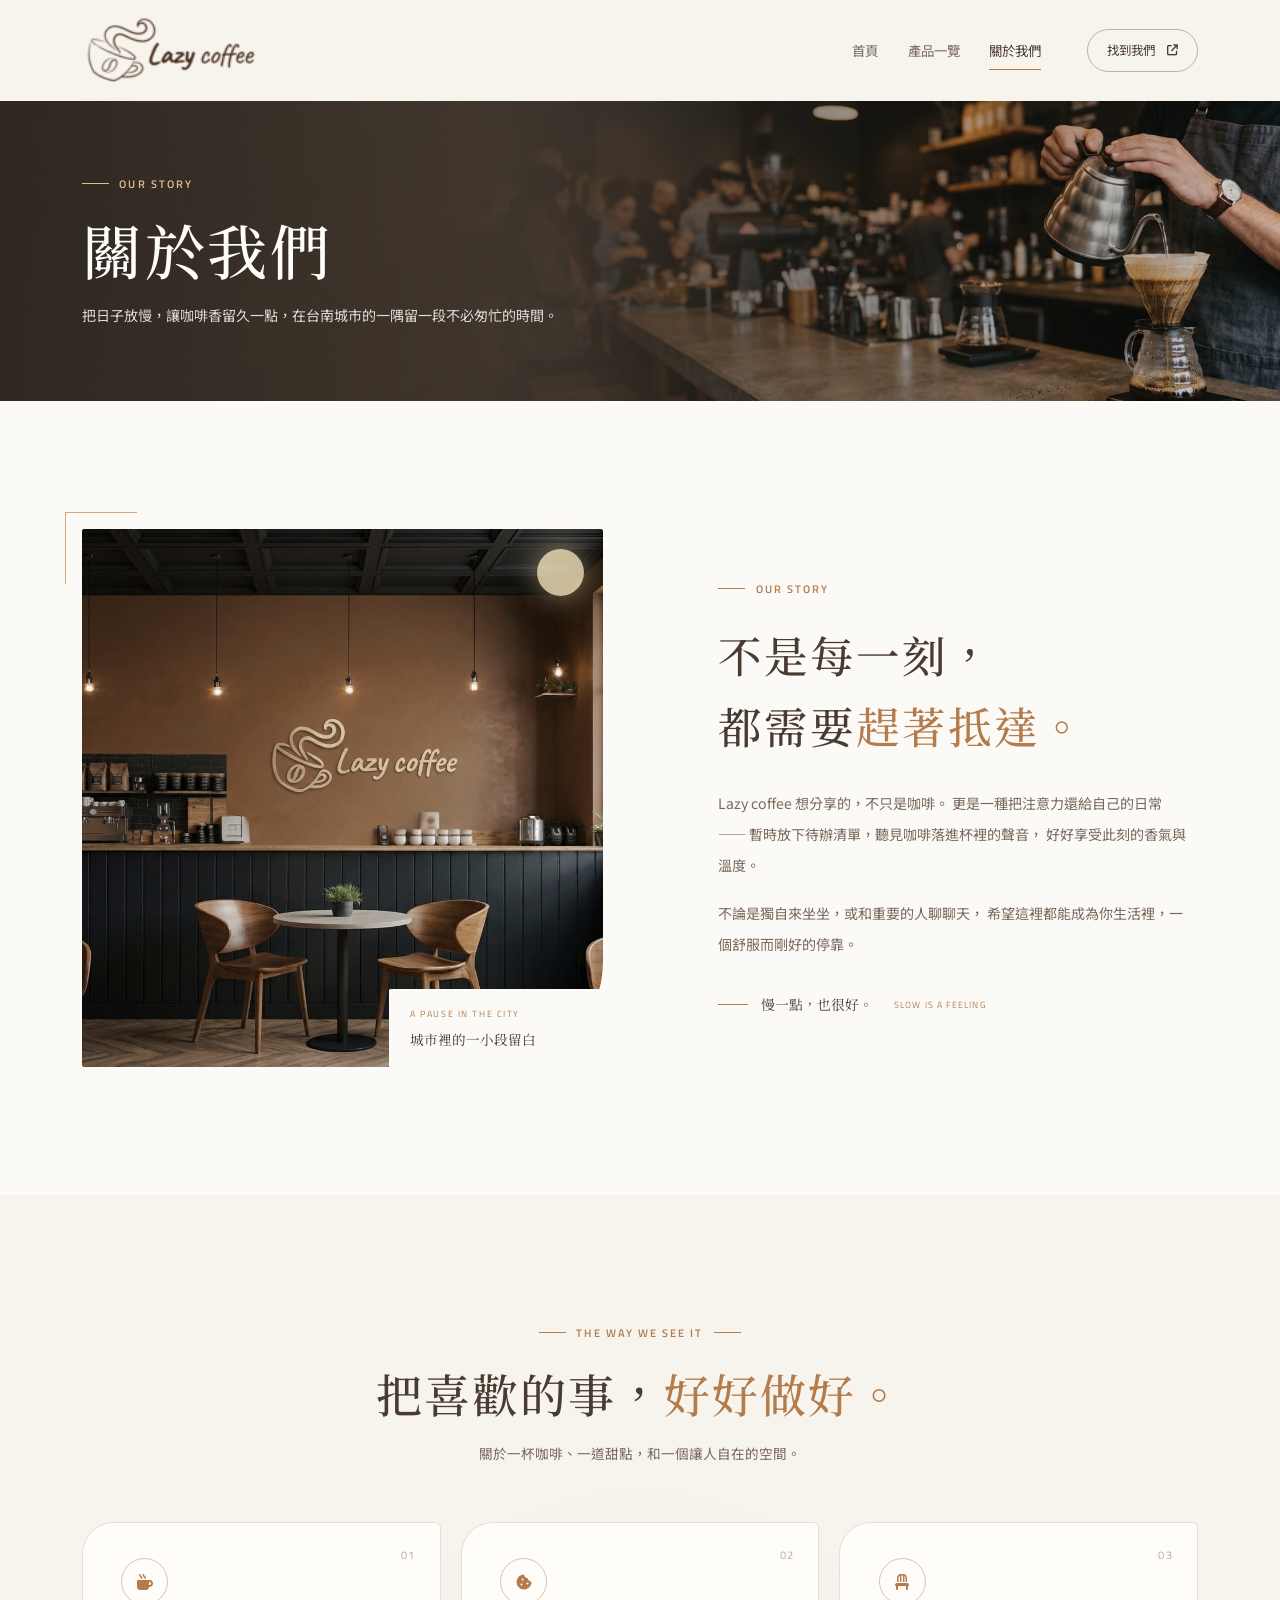
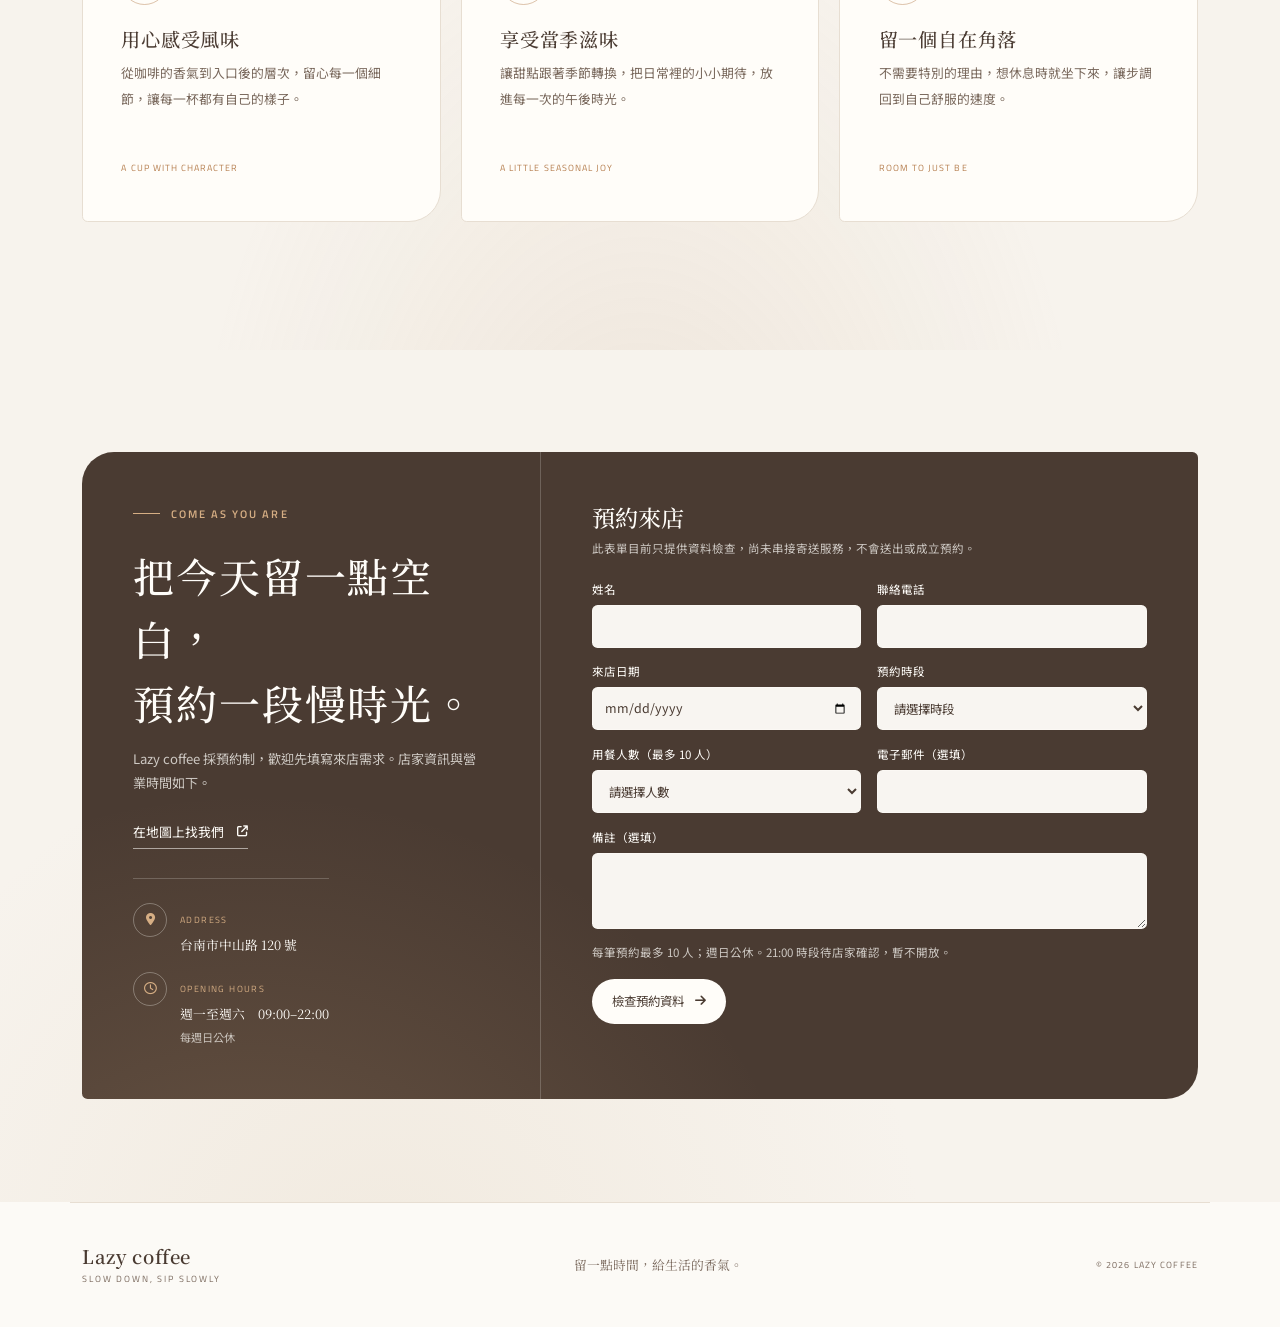
<file: website/about.html>
<!doctype html>
<html lang="zh-Hant">
  <head>
    <meta charset="utf-8">
    <meta name="viewport" content="width=device-width, initial-scale=1">
    <meta name="theme-color" content="#f7f3ed">
    <meta
      name="description"
      content="認識 Lazy coffee。讓台南城市日常慢下來的一杯咖啡，和一個留給自己的角落。"
    >
    <title>關於我們｜Lazy coffee</title>
    <link rel="preconnect" href="https://fonts.googleapis.com">
    <link rel="preconnect" href="https://fonts.gstatic.com" crossorigin>
    <link
      href="https://fonts.googleapis.com/css2?family=Noto+Sans+TC:wght@300;400;500;600;700&family=Noto+Serif+TC:wght@400;500;600;700&family=Titillium+Web:wght@300;400;600&display=swap"
      rel="stylesheet"
    >
    <link
      href="https://cdn.jsdelivr.net/npm/bootstrap@5.3.3/dist/css/bootstrap.min.css"
      rel="stylesheet"
    >
    <link
      href="https://cdnjs.cloudflare.com/ajax/libs/font-awesome/6.5.2/css/all.min.css"
      rel="stylesheet"
    >
    <link href="styles/shared.css" rel="stylesheet">
    <link href="styles/about.css" rel="stylesheet">
  </head>
  <body>
    <a class="skip-link" href="#main">跳至主要內容</a>

    <header class="site-header">
      <nav class="navbar navbar-expand-lg" aria-label="主要導覽">
        <div class="container">
          <a class="navbar-brand brand-mark" href="../index.html" aria-label="Lazy coffee 首頁">
            <img class="brand-mark__logo" src="imgs/logo.png" alt="">
          </a>
          <button
            class="navbar-toggler"
            type="button"
            data-bs-toggle="collapse"
            data-bs-target="#siteNavigation"
            aria-controls="siteNavigation"
            aria-expanded="false"
            aria-label="切換導覽選單"
          >
            <span class="navbar-toggler-icon"></span>
          </button>
          <div class="collapse navbar-collapse" id="siteNavigation">
            <ul class="navbar-nav ms-auto align-items-lg-center">
              <li class="nav-item">
                <a class="nav-link" href="../index.html">首頁</a>
              </li>
              <li class="nav-item">
                <a class="nav-link" href="products.html">產品一覽</a>
              </li>
              <li class="nav-item">
                <a class="nav-link active" aria-current="page" href="#story">關於我們</a>
              </li>
              <li class="nav-item ms-lg-3 mt-2 mt-lg-0">
                <a class="nav-visit" href="#visit">
                  找到我們 <i class="fa-solid fa-arrow-up-right-from-square" aria-hidden="true"></i>
                </a>
              </li>
            </ul>
          </div>
        </div>
      </nav>
    </header>

    <main id="main">
      <section class="about-hero" aria-labelledby="hero-title">
        <div class="container about-hero__inner">
          <p class="eyebrow"><span></span> OUR STORY</p>
          <h1 id="hero-title">關於我們</h1>
          <p class="about-hero__intro">把日子放慢，讓咖啡香留久一點，在台南城市的一隅留一段不必匆忙的時間。</p>
        </div>
      </section>

      <section class="story-section section-space" id="story" aria-labelledby="story-title">
        <div class="container">
          <div class="story-layout">
            <div class="story-visual">
              <img
                src="imgs/store_new.jpg"
                alt="暖陽灑進咖啡館的座位空間"
                loading="lazy"
              >
              <div class="story-photo-tag">
                <span class="font-en">A PAUSE IN THE CITY</span>
                <span>城市裡的一小段留白</span>
              </div>
              <div class="story-sun" aria-hidden="true"></div>
            </div>
            <div class="story-copy">
              <p class="eyebrow"><span></span> OUR STORY</p>
              <h2 id="story-title">不是每一刻，<br>都需要<span>趕著抵達。</span></h2>
              <p>
                Lazy coffee 想分享的，不只是咖啡。
                更是一種把注意力還給自己的日常——
                暫時放下待辦清單，聽見咖啡落進杯裡的聲音，
                好好享受此刻的香氣與溫度。
              </p>
              <p>
                不論是獨自來坐坐，或和重要的人聊聊天，
                希望這裡都能成為你生活裡，一個舒服而剛好的停靠。
              </p>
              <div class="story-signature">
                <span class="story-signature__rule"></span>
                <span>慢一點，也很好。</span>
                <span class="font-en">SLOW IS A FEELING</span>
              </div>
            </div>
          </div>
        </div>
      </section>

      <section class="values-section section-space" id="values" aria-labelledby="values-title">
        <div class="container">
          <div class="section-heading">
            <p class="eyebrow eyebrow--center"><span></span> THE WAY WE SEE IT <span></span></p>
            <h2 id="values-title">把喜歡的事，<span>好好做好。</span></h2>
            <p>關於一杯咖啡、一道甜點，和一個讓人自在的空間。</p>
          </div>
          <div class="values-grid">
            <article class="value-card content-card">
              <span class="value-card__number font-en">01</span>
              <div class="value-card__icon" aria-hidden="true">
                <i class="fa-solid fa-mug-hot"></i>
              </div>
              <h3>用心感受風味</h3>
              <p>從咖啡的香氣到入口後的層次，留心每一個細節，讓每一杯都有自己的樣子。</p>
              <span class="value-card__english font-en">A CUP WITH CHARACTER</span>
            </article>
            <article class="value-card content-card">
              <span class="value-card__number font-en">02</span>
              <div class="value-card__icon" aria-hidden="true">
                <i class="fa-solid fa-cookie-bite"></i>
              </div>
              <h3>享受當季滋味</h3>
              <p>讓甜點跟著季節轉換，把日常裡的小小期待，放進每一次的午後時光。</p>
              <span class="value-card__english font-en">A LITTLE SEASONAL JOY</span>
            </article>
            <article class="value-card content-card">
              <span class="value-card__number font-en">03</span>
              <div class="value-card__icon" aria-hidden="true">
                <i class="fa-solid fa-chair"></i>
              </div>
              <h3>留一個自在角落</h3>
              <p>不需要特別的理由，想休息時就坐下來，讓步調回到自己舒服的速度。</p>
              <span class="value-card__english font-en">ROOM TO JUST BE</span>
            </article>
          </div>
        </div>
      </section>

      <section class="visit-section" id="visit" aria-labelledby="visit-title">
        <div class="container">
          <div class="visit-card">
            <div class="visit-card__intro">
              <p class="eyebrow eyebrow--light"><span></span> COME AS YOU ARE</p>
              <h2 id="visit-title">把今天留一點空白，<br>預約一段慢時光。</h2>
              <p>Lazy coffee 採預約制，歡迎先填寫來店需求。店家資訊與營業時間如下。</p>
              <a class="visit-map-link" href="https://www.google.com/maps/search/?api=1&amp;query=%E5%8F%B0%E5%8D%97%E5%B8%82%E4%B8%AD%E5%B1%B1%E8%B7%AF120%E8%99%9F" target="_blank" rel="noopener noreferrer">
                在地圖上找我們 <i class="fa-solid fa-arrow-up-right-from-square" aria-hidden="true"></i>
              </a>
              <div class="visit-details">
                <div class="visit-detail">
                  <span class="visit-detail__icon" aria-hidden="true"><i class="fa-solid fa-location-dot"></i></span>
                  <div><span class="visit-detail__label">ADDRESS</span><p>台南市中山路 120 號</p></div>
                </div>
                <div class="visit-detail">
                  <span class="visit-detail__icon" aria-hidden="true"><i class="fa-regular fa-clock"></i></span>
                  <div><span class="visit-detail__label">OPENING HOURS</span><p>週一至週六　09:00–22:00<br><small>每週日公休</small></p></div>
                </div>
              </div>
            </div>
            <form class="reservation-form" method="post">
              <h3>預約來店</h3>
              <p class="reservation-form__notice">此表單目前只提供資料檢查，尚未串接寄送服務，不會送出或成立預約。</p>
              <div class="reservation-form__grid">
                <label class="reservation-field">姓名
                  <input name="name" autocomplete="name" required>
                </label>
                <label class="reservation-field">聯絡電話
                  <input name="phone" type="tel" autocomplete="tel" inputmode="tel" required>
                </label>
                <label class="reservation-field">來店日期
                  <input name="date" type="date" required>
                </label>
                <label class="reservation-field">預約時段
                  <select name="time" required>
                    <option value="">請選擇時段</option>
                    <option>09:00</option><option>10:00</option><option>11:00</option><option>12:00</option>
                    <option>13:00</option><option>14:00</option><option>15:00</option><option>16:00</option>
                    <option>17:00</option><option>18:00</option><option>19:00</option><option>20:00</option>
                  </select>
                </label>
                <label class="reservation-field">用餐人數（最多 10 人）
                  <select name="guests" required>
                    <option value="">請選擇人數</option>
                    <option value="1">1 人</option><option value="2">2 人</option><option value="3">3 人</option>
                    <option value="4">4 人</option><option value="5">5 人</option><option value="6">6 人</option>
                    <option value="7">7 人</option><option value="8">8 人</option><option value="9">9 人</option>
                    <option value="10">10 人</option>
                  </select>
                </label>
                <label class="reservation-field">電子郵件（選填）
                  <input name="email" type="email" autocomplete="email">
                </label>
                <label class="reservation-field reservation-field--full">備註（選填）
                  <textarea name="note" rows="2" maxlength="300"></textarea>
                </label>
              </div>
              <p class="reservation-form__hint">每筆預約最多 10 人；週日公休。21:00 時段待店家確認，暫不開放。</p>
              <button class="button-light" type="submit">檢查預約資料 <i class="fa-solid fa-arrow-right" aria-hidden="true"></i></button>
              <p class="reservation-status" role="status" aria-live="polite" hidden></p>
            </form>
          </div>
        </div>
      </section>
    </main>

    <footer class="site-footer">
      <div class="container site-footer__inner">
        <a class="brand-mark brand-mark--footer" href="../index.html" aria-label="回到 Lazy coffee 首頁">
          <span class="brand-mark__name">Lazy coffee</span>
          <span class="brand-mark__caption">SLOW DOWN, SIP SLOWLY</span>
        </a>
        <p>留一點時間，給生活的香氣。</p>
        <span class="site-footer__copyright font-en">© 2026 LAZY COFFEE</span>
      </div>
    </footer>

    <script src="https://cdn.jsdelivr.net/npm/bootstrap@5.3.3/dist/js/bootstrap.bundle.min.js"></script>
    <script src="scripts/reservation.js"></script>
  </body>
</html>
</file>
<file: website/styles/shared.css>
:root {
  color-scheme: light;
  --paper: #f7f3ed;
  --paper-light: #fcfaf6;
  --cream: #fffdf9;
  --coffee: #4a3b32;
  --coffee-soft: #79685c;
  --caramel: #b47c4c;
  --caramel-light: #d7aa7b;
  --olive: #74765b;
  --line: #e7ded2;
  --card-radius: 2rem 0.35rem 2rem 0.35rem;
  --card-shadow: 0 18px 36px rgba(74, 59, 50, 0.08);
  --serif: "Noto Serif TC", Georgia, serif;
  --sans: "Noto Sans TC", sans-serif;
  --english: "Titillium Web", sans-serif;
}

* {
  box-sizing: border-box;
}

html {
  scroll-behavior: smooth;
  scroll-padding-top: 6rem;
}

body {
  margin: 0;
  background: var(--paper);
  color: var(--coffee);
  font-family: var(--sans);
  font-size: 15px;
  font-weight: 400;
  line-height: 1.85;
  -webkit-font-smoothing: antialiased;
}

::selection {
  background: #e7c7a6;
  color: var(--coffee);
}

a {
  color: inherit;
}

.font-en {
  font-family: var(--english);
  letter-spacing: 0.12em;
}

.skip-link {
  position: absolute;
  z-index: 20;
  top: 0.75rem;
  left: 0.75rem;
  padding: 0.65rem 1rem;
  transform: translateY(-160%);
  border-radius: 0.25rem;
  background: var(--coffee);
  color: var(--cream);
  text-decoration: none;
}

.skip-link:focus {
  transform: translateY(0);
}

.site-header {
  position: sticky;
  z-index: 10;
  top: 0;
  background: rgba(247, 243, 237, 0.96);
  backdrop-filter: blur(12px);
}

.site-header .navbar {
  min-height: 88px;
  padding: 1rem 0;
}

.brand-mark {
  display: inline-flex;
  flex-direction: column;
  align-items: flex-start;
  padding: 0;
  color: var(--coffee);
  line-height: 1.15;
  text-decoration: none;
}

.brand-mark__logo {
  display: block;
  width: 180px;
  max-width: 42vw;
  height: auto;
}

.brand-mark:hover {
  color: var(--coffee);
}

.brand-mark__name {
  font-family: var(--serif);
  font-size: 1.4rem;
  font-weight: 600;
  letter-spacing: 0.035em;
}

.brand-mark__caption {
  margin-top: 0.45rem;
  color: var(--coffee-soft);
  font-family: var(--english);
  font-size: 0.55rem;
  letter-spacing: 0.21em;
}

.navbar-nav {
  gap: clamp(0.75rem, 2.3vw, 2.4rem);
}

.navbar .nav-link {
  position: relative;
  padding: 0.45rem 0 !important;
  color: var(--coffee-soft);
  font-size: 0.84rem;
}

.navbar .nav-link:hover,
.navbar .nav-link.active {
  color: var(--coffee);
}

.navbar .nav-link.active::after {
  position: absolute;
  right: 0;
  bottom: 0;
  left: 0;
  height: 1px;
  background: var(--caramel);
  content: "";
}

.nav-visit {
  display: inline-flex;
  min-height: 42px;
  align-items: center;
  gap: 0.75rem;
  padding: 0.55rem 1.2rem;
  border: 1px solid rgba(74, 59, 50, 0.35);
  border-radius: 999px;
  color: var(--coffee);
  font-size: 0.78rem;
  text-decoration: none;
  transition: background 180ms ease, color 180ms ease, border-color 180ms ease;
}

.nav-visit:hover {
  border-color: var(--coffee);
  background: var(--coffee);
  color: var(--cream);
}

.nav-visit i {
  font-size: 0.68rem;
}

.navbar-toggler {
  border-color: var(--line);
}

.navbar-toggler:focus {
  box-shadow: 0 0 0 0.2rem rgba(180, 124, 76, 0.2);
}

.eyebrow {
  display: flex;
  align-items: center;
  gap: 0.65rem;
  margin: 0 0 1.25rem;
  color: var(--caramel);
  font-family: var(--english), var(--sans);
  font-size: 0.68rem;
  font-weight: 600;
  letter-spacing: 0.19em;
}

.eyebrow > span {
  display: inline-block;
  width: 27px;
  height: 1px;
  background: currentColor;
}

.section-heading {
  margin-bottom: 3rem;
  text-align: center;
}

.section-heading .eyebrow {
  justify-content: center;
}

.section-heading h2 {
  margin: 0;
  font-family: var(--serif);
  font-size: clamp(2rem, 3.6vw, 3rem);
  font-weight: 500;
  letter-spacing: 0.045em;
  line-height: 1.5;
}

.section-heading h2 span {
  color: var(--caramel);
}

.section-heading > p:last-child {
  margin: 0.8rem 0 0;
  color: var(--coffee-soft);
  font-size: 0.85rem;
}

.content-card,
.value-card,
.product-card {
  overflow: hidden;
  border: 1px solid var(--line);
  border-radius: var(--card-radius);
  background: var(--cream);
  transition: transform 220ms ease, box-shadow 220ms ease;
}

.content-card:hover {
  transform: translateY(-4px);
  box-shadow: var(--card-shadow);
}

.button-primary,
.button-outline {
  display: inline-flex;
  min-height: 48px;
  align-items: center;
  justify-content: center;
  gap: 0.7rem;
  padding: 0.75rem 1.45rem;
  border: 1px solid var(--coffee);
  border-radius: 999px;
  font-size: 0.82rem;
  text-decoration: none;
  transition: transform 180ms ease, background 180ms ease, color 180ms ease;
}

.button-primary {
  background: var(--coffee);
  color: var(--cream);
}

.button-primary:hover {
  transform: translateY(-2px);
  background: var(--caramel);
  border-color: var(--caramel);
  color: white;
}

.button-outline {
  background: transparent;
  color: var(--coffee);
}

.button-outline:hover {
  background: var(--coffee);
  color: var(--cream);
}

.button-light {
  display: inline-flex;
  min-height: 45px;
  align-items: center;
  justify-content: center;
  gap: 0.7rem;
  padding: 0.65rem 1.25rem;
  border-radius: 999px;
  background: var(--cream);
  color: var(--coffee);
  font-size: 0.78rem;
  text-decoration: none;
}

.button-light:hover {
  background: #e7c39f;
  color: var(--coffee);
}

.visit-section {
  padding: clamp(4.5rem, 8vw, 7rem) 0;
  background:
    radial-gradient(ellipse at 30% 110%, rgba(218, 198, 168, 0.2), transparent 43%),
    var(--paper);
}

.visit-card {
  display: grid;
  grid-template-columns: minmax(0, 0.82fr) minmax(0, 1.18fr);
  overflow: hidden;
  border-radius: var(--card-radius);
  background:
    radial-gradient(ellipse at 15% 130%, rgba(205, 166, 124, 0.24), transparent 42%),
    var(--coffee);
  color: var(--cream);
}

.visit-card__intro,
.reservation-form {
  min-width: 0;
  padding: clamp(2rem, 4vw, 3.5rem);
}

.visit-card__intro {
  display: flex;
  flex-direction: column;
  align-items: flex-start;
  justify-content: center;
}

.eyebrow--light {
  color: #d6ae84;
}

.visit-card h2 {
  margin: 0;
  font-family: var(--serif);
  font-size: clamp(2rem, 3.2vw, 2.8rem);
  font-weight: 500;
  letter-spacing: 0.045em;
  line-height: 1.55;
}

.visit-title__first-line {
  display: inline-block;
  white-space: nowrap;
}

.visit-card__intro > p:not(.eyebrow) {
  margin: 0.8rem 0 1.5rem;
  color: rgba(255, 253, 249, 0.73);
  font-size: 0.82rem;
}

.visit-details {
  display: grid;
  gap: 1rem;
  margin-top: 1.8rem;
  padding-top: 1.5rem;
  border-top: 1px solid rgba(255, 253, 249, 0.2);
}

.visit-detail {
  display: flex;
  align-items: flex-start;
  gap: 0.8rem;
}

.visit-detail__icon {
  display: grid;
  width: 34px;
  height: 34px;
  flex: 0 0 34px;
  place-items: center;
  border: 1px solid rgba(255, 253, 249, 0.3);
  border-radius: 50%;
  color: #d6ae84;
  font-size: 0.76rem;
}

.visit-detail__label {
  color: #d6ae84;
  font-family: var(--english);
  font-size: 0.55rem;
  letter-spacing: 0.16em;
}

.visit-detail p {
  margin: 0.15rem 0 0;
  font-family: var(--serif);
  font-size: 0.8rem;
  line-height: 1.8;
}

.visit-detail small {
  color: rgba(255, 253, 249, 0.68);
  font-family: var(--sans);
  font-size: 0.7rem;
}

.reservation-form {
  border-left: 1px solid rgba(255, 253, 249, 0.2);
}

.reservation-form h3 {
  margin: 0 0 0.4rem;
  font-family: var(--serif);
  font-size: 1.45rem;
  font-weight: 500;
}

.reservation-form__notice,
.reservation-form__hint {
  color: rgba(255, 253, 249, 0.72);
  font-size: 0.72rem;
  line-height: 1.8;
}

.reservation-form__notice {
  margin: 0 0 1.25rem;
}

.reservation-form__grid {
  display: grid;
  grid-template-columns: repeat(2, minmax(0, 1fr));
  gap: 0.85rem 1rem;
}

.reservation-field {
  display: flex;
  min-width: 0;
  flex-direction: column;
  gap: 0.3rem;
  color: var(--cream);
  font-size: 0.72rem;
}

.reservation-field--full {
  grid-column: 1 / -1;
}

.reservation-field input,
.reservation-field select,
.reservation-field textarea {
  width: 100%;
  min-height: 43px;
  padding: 0.55rem 0.75rem;
  border: 1px solid rgba(255, 253, 249, 0.35);
  border-radius: 0.35rem;
  background: rgba(255, 253, 249, 0.96);
  color: var(--coffee);
  font: inherit;
  font-size: 0.78rem;
}

.reservation-field textarea {
  min-height: 76px;
  resize: vertical;
}

.reservation-field input:focus,
.reservation-field select:focus,
.reservation-field textarea:focus {
  border-color: #e4bb91;
  outline: 2px solid rgba(228, 187, 145, 0.4);
  outline-offset: 1px;
}

.reservation-form__hint {
  margin: 0.85rem 0 1rem;
}

.reservation-form .button-light {
  border: 0;
  cursor: pointer;
  font-family: var(--sans);
}

.reservation-status {
  margin: 1rem 0 0;
  padding: 0.75rem 0.9rem;
  border: 1px solid rgba(228, 187, 145, 0.55);
  border-radius: 0.35rem;
  color: var(--cream);
  font-size: 0.78rem;
}

.reservation-status[hidden] {
  display: none;
}

.reservation-status--error {
  border-color: rgba(255, 190, 170, 0.75);
  color: #ffd2c2;
}

.visit-map-link {
  display: inline-flex;
  align-items: center;
  gap: 0.8rem;
  padding-bottom: 0.3rem;
  border-bottom: 1px solid rgba(255, 253, 249, 0.55);
  color: var(--cream);
  font-size: 0.8rem;
  text-decoration: none;
}

.visit-map-link:hover {
  border-color: #d6ae84;
  color: #e7c39f;
}

.visit-map-link i {
  font-size: 0.68rem;
}

.site-footer {
  background: var(--paper-light);
}

.site-footer__inner {
  display: flex;
  min-height: 125px;
  align-items: center;
  justify-content: space-between;
  gap: 1.5rem;
  border-top: 1px solid var(--line);
}

.brand-mark--footer .brand-mark__name {
  font-size: 1.15rem;
}

.site-footer__inner > p {
  margin: 0;
  color: var(--coffee-soft);
  font-family: var(--serif);
  font-size: 0.8rem;
}

.site-footer__copyright {
  color: var(--coffee-soft);
  font-size: 0.59rem;
}

:focus-visible {
  outline: 2px solid var(--caramel);
  outline-offset: 4px;
}

@media (max-width: 991.98px) {
  .site-header .navbar {
    min-height: 78px;
  }

  .navbar-collapse {
    padding: 1rem 0 0.5rem;
  }

  .navbar-nav {
    align-items: flex-start !important;
    gap: 0.4rem;
  }

  .navbar .nav-link.active::after {
    right: auto;
    width: 2rem;
  }

  .visit-card {
    grid-template-columns: minmax(0, 1fr);
  }

  .reservation-form {
    border-top: 1px solid rgba(255, 253, 249, 0.2);
    border-left: 0;
  }
}

@media (max-width: 575.98px) {
  .visit-card {
    border-top-right-radius: 3.5rem;
  }

  .visit-title__first-line {
    font-size: clamp(1.4rem, 7vw, 2rem);
  }

  .visit-card__intro,
  .reservation-form {
    padding: 2rem 1.35rem;
  }

  .reservation-form__grid {
    grid-template-columns: minmax(0, 1fr);
  }

  .reservation-field--full {
    grid-column: auto;
  }

  .site-footer__inner {
    min-height: 155px;
    flex-wrap: wrap;
    justify-content: space-between;
    padding-top: 1.5rem;
    padding-bottom: 1.5rem;
  }

  .site-footer__inner > p {
    order: 1;
    width: 100%;
  }
}

@media (prefers-reduced-motion: reduce) {
  *,
  *::before,
  *::after {
    scroll-behavior: auto !important;
    transition-duration: 0.01ms !important;
  }
}
</file>
<file: website/styles/about.css>
:root {
  color-scheme: light;
  --paper: #f7f3ed;
  --paper-light: #fcfaf6;
  --cream: #fffdf9;
  --coffee: #4a3b32;
  --coffee-soft: #79685c;
  --caramel: #b47c4c;
  --caramel-light: #d7aa7b;
  --olive: #74765b;
  --line: #e7ded2;
  --serif: "Noto Serif TC", Georgia, serif;
  --sans: "Noto Sans TC", sans-serif;
  --english: "Titillium Web", sans-serif;
}

* {
  box-sizing: border-box;
}

html {
  scroll-behavior: smooth;
  scroll-padding-top: 6rem;
}

body {
  margin: 0;
  background: var(--paper);
  color: var(--coffee);
  font-family: var(--sans);
  font-size: 15px;
  font-weight: 400;
  line-height: 1.85;
  -webkit-font-smoothing: antialiased;
}

::selection {
  background: #e7c7a6;
  color: var(--coffee);
}

a {
  color: inherit;
}

.font-en {
  font-family: var(--english);
  letter-spacing: 0.12em;
}

.skip-link {
  position: absolute;
  z-index: 20;
  top: 0.75rem;
  left: 0.75rem;
  padding: 0.65rem 1rem;
  transform: translateY(-160%);
  border-radius: 0.25rem;
  background: var(--coffee);
  color: var(--cream);
  text-decoration: none;
}

.skip-link:focus {
  transform: translateY(0);
}

.site-header {
  position: relative;
  z-index: 10;
  background: rgba(247, 243, 237, 0.94);
}

.site-header .navbar {
  min-height: 94px;
  padding: 1rem 0;
}

.brand-mark {
  display: inline-flex;
  flex-direction: column;
  align-items: flex-start;
  padding: 0;
  color: var(--coffee);
  line-height: 1.15;
}

.brand-mark__logo {
  display: block;
  width: 180px;
  max-width: 42vw;
  height: auto;
}

.brand-mark:hover {
  color: var(--coffee);
}

.brand-mark__name {
  font-family: var(--serif);
  font-size: 1.4rem;
  font-weight: 600;
  letter-spacing: 0.035em;
}

.brand-mark__caption {
  margin-top: 0.45rem;
  color: var(--coffee-soft);
  font-family: var(--english);
  font-size: 0.55rem;
  letter-spacing: 0.21em;
}

.navbar-nav {
  gap: clamp(0.75rem, 2.3vw, 2.4rem);
}

.navbar .nav-link {
  position: relative;
  padding: 0.45rem 0 !important;
  color: var(--coffee-soft);
  font-size: 0.84rem;
  transition: color 180ms ease;
}

.navbar .nav-link:hover,
.navbar .nav-link.active {
  color: var(--coffee);
}

.navbar .nav-link.active::after {
  position: absolute;
  right: 0;
  bottom: 0;
  left: 0;
  height: 1px;
  background: var(--caramel);
  content: "";
}

.nav-visit {
  display: inline-flex;
  min-height: 42px;
  align-items: center;
  gap: 0.75rem;
  padding: 0.55rem 1.2rem;
  border: 1px solid rgba(74, 59, 50, 0.35);
  border-radius: 999px;
  color: var(--coffee);
  font-size: 0.78rem;
  text-decoration: none;
  transition: background 180ms ease, color 180ms ease, border-color 180ms ease;
}

.nav-visit:hover {
  border-color: var(--coffee);
  background: var(--coffee);
  color: var(--cream);
}

.nav-visit i {
  font-size: 0.68rem;
}

.navbar-toggler {
  border-color: var(--line);
}

.navbar-toggler:focus {
  box-shadow: 0 0 0 0.2rem rgba(180, 124, 76, 0.2);
}

.about-hero {
  overflow: hidden;
  display: flex;
  min-height: 300px;
  align-items: center;
  padding: 2rem 0;
  background:
    linear-gradient(90deg, rgba(42, 34, 27, 0.88), rgba(42, 34, 27, 0.62) 52%, rgba(42, 34, 27, 0.12)),
    url("../imgs/page_banner.jpg") center 48% / cover no-repeat;
}

.about-hero__inner {
  width: 100%;
}

.about-hero .eyebrow {
  margin-bottom: 0.8rem;
  color: #e4bb91;
}

.about-hero .eyebrow > span {
  background: currentColor;
}

.about-hero h1,
.story-copy h2,
.section-heading h2 {
  margin: 0;
  font-family: var(--serif);
  font-weight: 500;
  letter-spacing: 0.045em;
}

.about-hero h1 {
  color: var(--cream);
  font-size: clamp(2.5rem, 5vw, 3.75rem);
  line-height: 1.4;
}

.story-copy h2 span,
.section-heading h2 span {
  color: var(--caramel);
}

.about-hero__intro {
  max-width: 550px;
  margin: 0.65rem 0 0;
  color: rgba(255, 253, 249, 0.84);
  font-size: 0.88rem;
  line-height: 2;
}

.section-space {
  padding: clamp(5.5rem, 10vw, 9.5rem) 0;
}

.story-section {
  position: relative;
  background: var(--paper-light);
}

.story-layout {
  display: grid;
  grid-template-columns: 1fr 0.92fr;
  align-items: center;
  gap: clamp(3rem, 9vw, 9rem);
}

.story-visual {
  position: relative;
  width: 100%;
  height: clamp(370px, 42vw, 540px);
}

.story-visual > img {
  display: block;
  width: 100%;
  height: 100%;
  object-fit: cover;
}

.story-visual > img {
  border-radius: 2px 2px 105px 2px;
  filter: saturate(0.82);
}

.story-visual::before {
  position: absolute;
  z-index: 1;
  top: -17px;
  left: -17px;
  width: 72px;
  height: 72px;
  border-top: 1px solid var(--caramel-light);
  border-left: 1px solid var(--caramel-light);
  content: "";
  pointer-events: none;
}

.story-photo-tag {
  position: absolute;
  z-index: 2;
  right: -1px;
  bottom: -1px;
  display: flex;
  min-width: 215px;
  flex-direction: column;
  padding: 1rem 1.3rem;
  border-radius: 2px 0 100px 0;
  background: var(--paper-light);
  color: var(--coffee);
  font-family: var(--serif);
  font-size: 0.85rem;
}

.story-photo-tag span:first-child {
  margin-bottom: 0.3rem;
  color: var(--caramel);
  font-family: var(--english);
  font-size: 0.58rem;
  letter-spacing: 0.17em;
}

.story-sun {
  position: absolute;
  z-index: 1;
  top: 1.2rem;
  right: 1.2rem;
  width: 47px;
  height: 47px;
  border-radius: 50%;
  background: rgba(255, 237, 197, 0.78);
  box-shadow: 0 0 32px rgba(255, 237, 197, 0.58);
  pointer-events: none;
}

.story-copy {
  max-width: 470px;
  padding: 1rem 0;
}

.story-copy h2 {
  margin-bottom: 1.6rem;
  font-size: clamp(2rem, 3.4vw, 3.05rem);
  line-height: 1.65;
}

.story-copy > p:not(.eyebrow) {
  margin: 0 0 1.1rem;
  color: var(--coffee-soft);
  font-size: 0.88rem;
  line-height: 2.2;
}

.story-signature {
  display: flex;
  align-items: center;
  gap: 0.8rem;
  margin-top: 2rem;
  color: var(--coffee);
  font-family: var(--serif);
  font-size: 0.86rem;
}

.story-signature__rule {
  width: 30px;
  height: 1px;
  background: var(--caramel);
}

.story-signature .font-en {
  margin-left: 0.5rem;
  color: var(--caramel);
  font-size: 0.57rem;
}

.values-section {
  position: relative;
  overflow: hidden;
  background:
    radial-gradient(ellipse at 50% 130%, rgba(197, 168, 132, 0.18), transparent 50%),
    var(--paper);
}

.section-heading {
  margin-bottom: 3.5rem;
  text-align: center;
}

.eyebrow--center {
  justify-content: center;
  margin-bottom: 1rem;
}

.section-heading h2 {
  font-size: clamp(2rem, 3.6vw, 3rem);
  line-height: 1.5;
}

.section-heading > p:last-child {
  margin: 0.8rem 0 0;
  color: var(--coffee-soft);
  font-size: 0.85rem;
}

.values-grid {
  display: grid;
  grid-template-columns: repeat(3, minmax(0, 1fr));
  gap: 1.25rem;
}

.value-card {
  position: relative;
  min-height: 300px;
  padding: 2.2rem clamp(1.3rem, 3vw, 2.5rem) 1.8rem;
  background: var(--cream);
}

.value-card__number {
  position: absolute;
  top: 1.35rem;
  right: 1.5rem;
  color: rgba(74, 59, 50, 0.42);
  font-size: 0.68rem;
}

.value-card__icon {
  display: grid;
  width: 47px;
  height: 47px;
  place-items: center;
  margin-bottom: 1.35rem;
  border: 1px solid rgba(180, 124, 76, 0.46);
  border-radius: 50%;
  color: var(--caramel);
  font-size: 1rem;
}

.value-card h3 {
  margin: 0 0 0.65rem;
  font-family: var(--serif);
  font-size: 1.2rem;
  font-weight: 500;
  letter-spacing: 0.04em;
}

.value-card p {
  min-height: 78px;
  margin: 0;
  color: var(--coffee-soft);
  font-size: 0.8rem;
  line-height: 2;
}

.value-card__english {
  display: block;
  margin-top: 1.35rem;
  color: var(--caramel);
  font-size: 0.55rem;
}

.site-footer {
  background: var(--paper-light);
}

.site-footer__inner {
  display: flex;
  min-height: 125px;
  align-items: center;
  justify-content: space-between;
  gap: 1.5rem;
  border-top: 1px solid var(--line);
}

.brand-mark--footer .brand-mark__name {
  font-size: 1.15rem;
}

.site-footer__inner > p {
  margin: 0;
  color: var(--coffee-soft);
  font-family: var(--serif);
  font-size: 0.8rem;
}

.site-footer__copyright {
  color: var(--coffee-soft);
  font-size: 0.59rem;
}

:focus-visible {
  outline: 2px solid var(--caramel);
  outline-offset: 4px;
}

@media (max-width: 991.98px) {
  .site-header .navbar {
    min-height: 78px;
  }

  .navbar-collapse {
    padding: 1rem 0 0.5rem;
  }

  .navbar-nav {
    align-items: flex-start !important;
    gap: 0.4rem;
  }

  .navbar .nav-link.active::after {
    right: auto;
    width: 2rem;
  }

  .story-layout {
    gap: 3.5rem;
  }

  .value-card {
    min-height: 315px;
    padding-right: 1.3rem;
    padding-left: 1.3rem;
  }

}

@media (max-width: 767.98px) {
  html {
    scroll-padding-top: 1rem;
  }

  .eyebrow {
    margin-bottom: 1.1rem;
    font-size: 0.62rem;
  }

  .about-hero__intro {
    font-size: 0.82rem;
  }

  .section-space {
    padding: 5rem 0;
  }

  .story-layout {
    grid-template-columns: minmax(0, 1fr);
    gap: 3.5rem;
  }

  .story-visual {
    height: clamp(340px, 94vw, 490px);
    margin-left: 0.55rem;
    width: calc(100% - 0.55rem);
  }

  .story-visual > img {
    border-bottom-right-radius: 82px;
  }

  .story-copy {
    max-width: 560px;
  }

  .story-copy h2 {
    font-size: clamp(2rem, 8vw, 2.8rem);
  }

  .values-grid {
    grid-template-columns: 1fr;
    gap: 0.85rem;
  }

  .value-card {
    min-height: 0;
    padding: 1.6rem 1.4rem 1.35rem;
  }

  .value-card__icon {
    width: 41px;
    height: 41px;
    margin-bottom: 0.9rem;
  }

  .value-card p {
    min-height: 0;
  }

  .value-card__english {
    margin-top: 0.9rem;
  }

  .section-heading {
    margin-bottom: 2.3rem;
  }

  .section-heading h2 {
    font-size: clamp(1.85rem, 7.6vw, 2.55rem);
  }

  .section-heading > p:last-child {
    font-size: 0.78rem;
  }

  .site-footer__inner {
    min-height: 150px;
    flex-wrap: wrap;
    justify-content: space-between;
    padding-top: 1.5rem;
    padding-bottom: 1.5rem;
  }

  .site-footer__inner > p {
    order: 3;
    width: 100%;
    font-size: 0.75rem;
  }
}

@media (prefers-reduced-motion: reduce) {
  *,
  *::before,
  *::after {
    scroll-behavior: auto !important;
    transition-duration: 0.01ms !important;
  }
}
</file>
